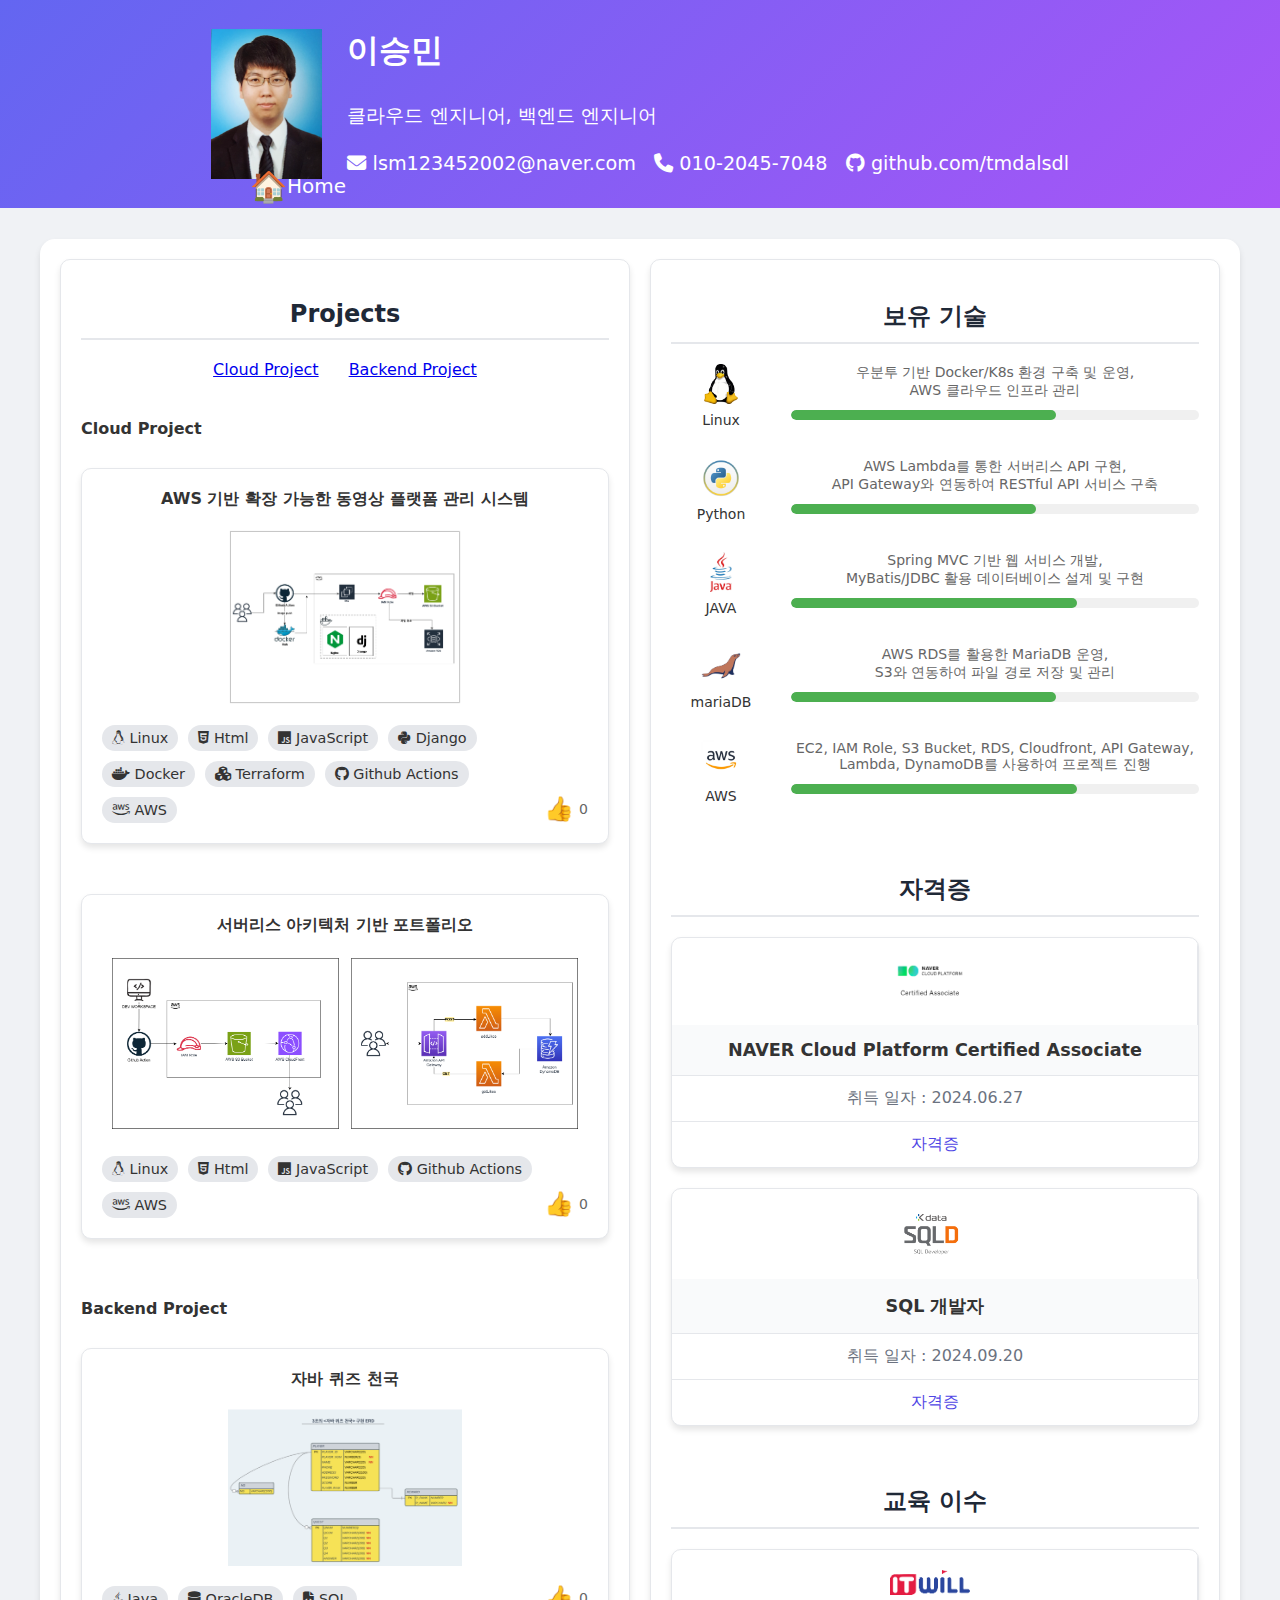
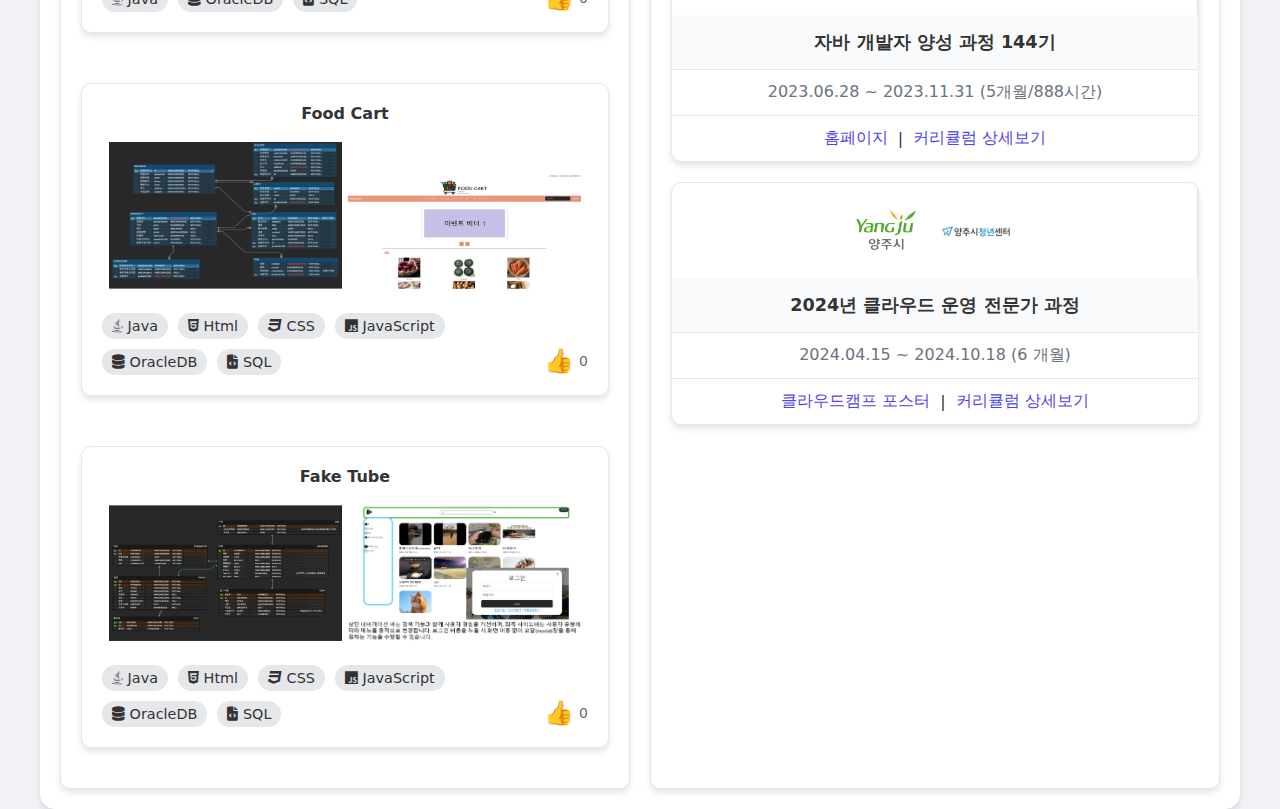
<file: index.html>
<html>
<head>
    <meta charset="UTF-8">
    <meta name="viewport" content="width=device-width, initial-scale=1.0">
    <script src="https://code.jquery.com/jquery-3.6.0.min.js"></script>
    <title>이승민의 포트폴리오</title>
    <link rel="stylesheet" href="css/homeStyle.css">
    <link rel="stylesheet" href="https://cdnjs.cloudflare.com/ajax/libs/font-awesome/6.1.1/css/all.min.css" />
    <link rel="icon" href="data:,">
</head>
<body>
    <header class="header">
        <br>
        <div class="header-content">
            <img src="images/ID_Photo.png" alt="사진" class="about-photo">
            &nbsp;
            <div class="intro-text">
                <h1>이승민</h1>
                <br>
                <p>클라우드 엔지니어, 백엔드 엔지니어</p>
                <br>
                <div class="contact-info">
                    <p>
                        <i class="fas fa-envelope"></i>
                        <span class="hidden-text">lsm123452002@naver.com</span>
                        &nbsp;
                        <i class="fas fa-phone"></i>
                        <span class="hidden-text">010-2045-7048</span>
                        &nbsp;
                        <i class="fab fa-github"></i>
                        <span class="hidden-text">
                            <a href="https://github.com/tmdalsdl" class="github-link" target="_blank" rel="noopener noreferrer">github.com/tmdalsdl</a>
                        </span>
                    </p>
                </div>
            </div>
        </div>
        <a href="index.html" class="home-link">
            <button type="button" class="home-image">🏠<p class="home-text">Home</p></button>
        </a>
        <br>
    </header>
    
    </nav>
    <br>
    <main class="main-content">
        <div class="about-container">
            <div class="about-item">
                <h2>Projects</h2>
                <div class="sticky-nav-container">
                    <a href="#cloud" class="sticky-nav">Cloud Project</a>
                    <a href="#backend" class="sticky-nav">Backend Project</a>
                </div>                
                <!-- Project details go here -->
                <!-- Cloud Development Projects -->
                <div class="project-category">
                    <div class="portfolio-grid">
                        <div style="text-align: left; font-weight: bold;" id="cloud">Cloud Project</div>
                        <div class="portfolio-item">
                            <div class="portfolio-content1">
                                <h4>AWS 기반 확장 가능한 동영상 플랫폼 관리 시스템</h4><br>
                                <img src="images/cloudproject/project1Architecture.png" class="architecture-img-index">
                                <div class="skills-container">
                                    <div class="skills">
                                        <span class="skill-tag"><i class="fab fa-linux" aria-hidden="true"></i>&nbsp;Linux</span>
                                        <span class="skill-tag"><i class="fab fa-html5" aria-hidden="true"></i>&nbsp;Html</span>
                                        <span class="skill-tag"><i class="fab fa-js" aria-hidden="true"></i>&nbsp;JavaScript</span>
                                        <span class="skill-tag"><i class="fab fa-python" aria-hidden="true"></i>&nbsp;Django</span>
                                        <span class="skill-tag"><i class="fab fa-docker" aria-hidden="true"></i>&nbsp;Docker</span>
                                        <span class="skill-tag"><i class="fas fa-cubes" aria-hidden="true"></i>&nbsp;Terraform</span>
                                        <span class="skill-tag"><i class="fab fa-github" aria-hidden="true"></i>&nbsp;Github Actions</span>
                                        <span class="skill-tag"><i class="fab fa-aws" aria-hidden="true"></i>&nbsp;AWS</span>
                                    </div>
                                    <div class="likes-container">
                                        <button type="button" class="addLikes" id="likesProject1">👍</button>
                                        <span class="likes-count">0</span>
                                    </div>
                                </div>
                            </div>
                        </div>
                        <div class="portfolio-item">
                            <div class="portfolio-content1">
                                <h4>서버리스 아키텍처 기반 포트폴리오</h4><br>
                                <img src="images/cloudproject/portfolioArchitecture.png" class="architecture-img2-index">
                                <img src="images/cloudproject/serverlessArchitecture.png" class="architecture-img2-index">
                                <div class="skills-container">
                                    <div class="skills">
                                        <span class="skill-tag"><i class="fab fa-linux" aria-hidden="true"></i>&nbsp;Linux</span>
                                        <span class="skill-tag"><i class="fab fa-html5" aria-hidden="true"></i>&nbsp;Html</span>
                                        <span class="skill-tag"><i class="fab fa-js" aria-hidden="true"></i>&nbsp;JavaScript</span>
                                        <span class="skill-tag"><i class="fab fa-github" aria-hidden="true"></i>&nbsp;Github Actions</span>
                                        <span class="skill-tag"><i class="fab fa-aws" aria-hidden="true"></i>&nbsp;AWS</span>
                                    </div>
                                    <div class="likes-container">
                                        <button type="button" class="addLikes" id="likesProject2">👍</button>
                                        <span class="likes-count">0</span>
                                    </div>
                                </div>
                            </div>
                        </div>
                    </div>
                </div>
                <!-- Web Development Projects -->
                <div class="project-category">
                    <div class="portfolio-grid">
                        <div style="text-align: left; font-weight: bold;" id="Backend">Backend Project</div>
                        <div class="portfolio-item">
                            <div class="portfolio-content2">
                                <h4>자바 퀴즈 천국</h4><br>
                                <img src="images/webproject/project1/ERD.png" class="architecture-img2-index">
                                <div class="skills-container">
                                    <div class="skills">
                                        <span class="skill-tag"><i class="fab fa-java" aria-hidden="true"></i>&nbsp;Java</span>
                                        <span class="skill-tag"><i class="fas fa-database" aria-hidden="true"></i>&nbsp;OracleDB</span>
                                        <span class="skill-tag"><i class="fas fa-file-code" aria-hidden="true"></i>&nbsp;SQL</span>
                                    </div>
                                    <div class="likes-container">
                                        <button type="button" class="addLikes" id="likesProject3">👍</button>
                                        <span class="likes-count">0</span>
                                    </div>
                                </div>
                            </div>
                        </div>
                        <div class="portfolio-item">
                            <div class="portfolio-content2">
                                <h4>Food Cart</h4><br>
                                <img src="images/webproject/project2/webproject2_ERD.png" class="architecture-img2-index">
                                <img src="images/webproject/project2/webproject2_main.png" class="architecture-img2-index">
                                <div class="skills-container">
                                    <div class="skills">
                                        <span class="skill-tag"><i class="fab fa-java" aria-hidden="true"></i>&nbsp;Java</span>
                                        <span class="skill-tag"><i class="fab fa-html5" aria-hidden="true"></i>&nbsp;Html</span>
                                        <span class="skill-tag"><i class="fab fa-css3" aria-hidden="true"></i>&nbsp;CSS</span>
                                        <span class="skill-tag"><i class="fab fa-js" aria-hidden="true"></i>&nbsp;JavaScript</span>
                                        <span class="skill-tag"><i class="fas fa-database" aria-hidden="true"></i>&nbsp;OracleDB</span>
                                        <span class="skill-tag"><i class="fas fa-file-code" aria-hidden="true"></i>&nbsp;SQL</span>
                                    </div>
                                    <div class="likes-container">
                                        <button type="button" class="addLikes" id="likesProject4">👍</button>
                                        <span class="likes-count">0</span>
                                    </div>
                                </div>
                            </div>
                        </div>
                        <div class="portfolio-item">
                            <div class="portfolio-content2">
                                <h4>Fake Tube</h4><br>
                                <img src="images/webproject/project3/ERD.png" class="architecture-img2-index">
                                <img src="images/webproject/project3/main.png" class="architecture-img2-index">
                                <div class="skills-container">
                                    <div class="skills">
                                        <span class="skill-tag"><i class="fab fa-java" aria-hidden="true"></i>&nbsp;Java</span>
                                        <span class="skill-tag"><i class="fab fa-html5" aria-hidden="true"></i>&nbsp;Html</span>
                                        <span class="skill-tag"><i class="fab fa-css3" aria-hidden="true"></i>&nbsp;CSS</span>
                                        <span class="skill-tag"><i class="fab fa-js" aria-hidden="true"></i>&nbsp;JavaScript</span>
                                        <span class="skill-tag"><i class="fas fa-database" aria-hidden="true"></i>&nbsp;OracleDB</span>
                                        <span class="skill-tag"><i class="fas fa-file-code" aria-hidden="true"></i>&nbsp;SQL</span>
                                    </div>
                                    <div class="likes-container">
                                        <button type="button" class="addLikes" id="likesProject5">👍</button>
                                        <span class="likes-count">0</span>
                                    </div>
                                </div>
                            </div>
                        </div>
                    </div>
                </div>
            </div>
            <div class="about-item">
                <h2>보유 기술</h2>
                <div class="skill-container">
                    <div class="skill-item">
                        <div class="skill-left">
                            <div class="skill-icon">
                                <img src="images/icon/linux-icon.png" alt="Linux">
                            </div>
                            <div class="skill-title">Linux</div>
                        </div>
                        <div class="skill-right">
                            <div class="skill-description">우분투 기반 Docker/K8s 환경 구축 및 운영, <br>AWS 클라우드 인프라 관리</div>
                            <div class="progress">
                                <div class="progress-bar" role="progressbar" 
                                    aria-label="Linux" style="width: 65%"
                                    aria-valuenow="65" aria-valuemin="0" aria-valuemax="100">
                                </div>
                            </div>
                        </div>
                    </div>
                </div>
                
                <div class="skill-container">
                    <div class="skill-item">
                        <div class="skill-left">
                            <div class="skill-icon">
                                <img src="images/icon/python-icon.png" alt="Python">
                            </div>
                            <div class="skill-title">Python</div>
                        </div>
                        <div class="skill-right">
                            <div class="skill-description">AWS Lambda를 통한 서버리스 API 구현,<br>API Gateway와 연동하여 RESTful API 서비스 구축 </div>
                            <div class="progress">
                                <div class="progress-bar" role="progressbar" 
                                    aria-label="Python" style="width: 60%"
                                    aria-valuenow="60" aria-valuemin="0" aria-valuemax="100">
                                </div>
                            </div>
                        </div>
                    </div>
                </div>
                
                <div class="skill-container">
                    <div class="skill-item">
                        <div class="skill-left">
                            <div class="skill-icon">
                                <img src="images/icon/java-icon.jpg" alt="Java">
                            </div>
                            <div class="skill-title">JAVA</div>
                        </div>
                        <div class="skill-right">
                            <div class="skill-description">Spring MVC 기반 웹 서비스 개발, <br>MyBatis/JDBC 활용 데이터베이스 설계 및 구현</div>
                            <div class="progress">
                                <div class="progress-bar" role="progressbar" 
                                    aria-label="Java" style="width: 70%"
                                    aria-valuenow="70" aria-valuemin="0" aria-valuemax="100">
                                </div>
                            </div>
                        </div>
                    </div>
                </div>
                
                
                <div class="skill-container">
                    <div class="skill-item">
                        <div class="skill-left">
                            <div class="skill-icon">
                                <img src="images/icon/mariaDB-icon.png" alt="mariaDB">
                            </div>
                            <div class="skill-title">mariaDB</div>
                        </div>
                        <div class="skill-right">
                            <div class="skill-description">AWS RDS를 활용한 MariaDB 운영, <br>S3와 연동하여 파일 경로 저장 및 관리</div>
                            <div class="progress">
                                <div class="progress-bar" role="progressbar" 
                                    aria-label="Java" style="width: 65%"
                                    aria-valuenow="65" aria-valuemin="0" aria-valuemax="100">
                                </div>
                            </div>
                        </div>
                    </div>
                </div>
                
                <div class="skill-container">
                    <div class="skill-item">
                        <div class="skill-left">
                            <div class="skill-icon">
                                <img src="images/icon/aws-icon.jpg" alt="AWS">
                            </div>
                            <div class="skill-title">AWS</div>
                        </div>
                        <div class="skill-right">
                            <div class="skill-description">EC2, IAM Role, S3 Bucket, RDS, Cloudfront, API Gateway, Lambda, DynamoDB를 사용하여 프로젝트 진행</div>
                            <div class="progress">
                                <div class="progress-bar" role="progressbar" 
                                    aria-label="AWS" style="width: 70%"
                                    aria-valuenow="70" aria-valuemin="0" aria-valuemax="100">
                                </div>
                            </div>
                        </div>
                    </div>
                </div>
                <br>
                <h2>자격증</h2>
                <div class="education-container">
                    <div class="logo">
                        <img src="images/logo/NCA_Logo.png" class="logoimg">
                    </div>
                    <div class="details">
                        <div class="title">NAVER Cloud Platform Certified Associate</div>
                        <div class="duration">취득 일자 : 2024.06.27</div>
                        <div class="link">
                            <a href="files/NCA 자격증.pdf" target="_blank" rel="noopener noreferrer">자격증</a>
                        </div>
                    </div>
                </div>
                <div class="education-container">
                    <div class="logo">
                        <img src="images/logo/SQLD_Logo.png" class="logoimg">
                    </div>
                    <div class="details">
                        <div class="title">SQL 개발자</div>
                        <div class="duration">취득 일자 : 2024.09.20</div>
                        <div class="link">
                            <a href="files/SQLD 자격증.pdf" target="_blank" rel="noopener noreferrer">자격증</a>
                        </div>
                    </div>
                </div>
                <br>
                <h2>교육 이수</h2>
                <!-- Certification details go here -->
                <div class="education-container">
                    <div class="logo">
                        <img src="images/logo/itwill_Logo.png" class="logoimg">
                    </div>
                    <div class="details">
                        <div class="title">자바 개발자 양성 과정 144기</div>
                        <div class="duration">2023.06.28 ~ 2023.11.31 (5개월/888시간)</div>
                        <div class="link">
                            <a href="https://www.itwill.kr/cmn/eduCrseMain/1000000/all/CRSE_00000000000626eduCrseMainDetail.do" target="_blank" rel="noopener noreferrer">
                                홈페이지
                            </a>
                            <span class="link-separator">|</span>
                            <a href="files/아이티윌_230628개강과정_안내자료2.pdf" target="_blank" rel="noopener noreferrer">
                                커리큘럼 상세보기
                            </a>
                        </div>
                    </div>
                </div>
                <div class="education-container">
                    <div class="logo">
                        <img src="images/logo/양주시_Logo.png" class="logoimg">
                        <img src="images/logo/양주시청년센터_Logo.png" class="logoimg">
                    </div>
                    <div class="details">
                        <div class="title">2024년 클라우드 운영 전문가 과정</div>
                        <div class="duration">2024.04.15 ~ 2024.10.18 (6 개월)</div>
                        <div class="link">
                            <a href="files/클라우드캠프_포스터(수정).png" target="_blank" rel="noopener noreferrer">클라우드캠프 포스터</a>
                            <span class="link-separator">|</span>
                            <a href="files/[양주 클라우드 캠프] 세부 커리큘럼.pdf" target="_blank" rel="noopener noreferrer">커리큘럼 상세보기</a>
                        </div>
                    </div>
                </div>
            </div>
        </div>
    </main>
    <script src="script/homeScript.js"></script>
    <script src="script/projectScript.js"></script>
</body>
</html>
</file>
<file: css/homeStyle.css>
/* homestyle.css */
* {
    margin: 0;
    padding: 0;
    box-sizing: border-box;
    font-family: 'Pretendard', -apple-system, BlinkMacSystemFont, system-ui, Roboto, 'Helvetica Neue', 'Segoe UI', 'Apple SD Gothic Neo', 'Noto Sans KR', 'Malgun Gothic', 'Apple Color Emoji', 'Segoe UI Emoji', 'Segoe UI Symbol', sans-serif;
}

body {
    background: #f0f2f5;
    color: #333;
}

.header {
    position: fixed;  /* 헤더 고정 */
    top: 0;  /* 최상단에 위치 */
    width: 100%;  /* 전체 너비 사용 */
    z-index: 1000;  /* 다른 요소들보다 앞에 표시 */
    background: linear-gradient(135deg, #6366f1, #a855f7);
    color: white;
    padding: 10px 20px;
}

.header-content {
    display: flex;
    align-items: flex-start; /* 상단 정렬로 변경 */
    justify-content: center;
    max-width: 1200px;
    margin: 0 auto;
}

.github-link {
    color: white;    /* 링크 색상 변경 */
    text-decoration: none;    /* 밑줄 제거 */
}
.home-link {
    position: absolute;
    left: 0;
    text-decoration: none;
    display: flex;
    align-items: center; /* 수직 중앙 정렬 */
    height: 10%; /* 보라색 배경 높이에 맞춤 */
}

@media screen and (min-width: 1200px) {
    .home-link {
        left: 250px;
    }
}

.home-image {
    font-size: 30px;
    transition: transform 0.3s ease;
    background: none;
    border: none;
    padding: 0;
    outline: none;
    display: flex;
    align-items: center; /* 수직 중앙 정렬 */
    margin-bottom: 6px; /* 아래쪽 여백 조정으로 위치 미세 조정 */
}

.home-image:hover {
    transform: scale(1.1);
}

.home-text{
    font-size: 20px;
    color: white;
}

.about-photo {
    width: auto;
    height: 150px; /* 사진 크기 고정 */
    margin-right: 20px;
    object-fit: contain; /* 이미지 비율 유지 */
}

.intro-text {
    display: flex;
    flex-direction: column;
    justify-content: flex-start; /* 상단 정렬 */
}

.intro-text h1 {
    font-size: 2em;
    margin-top: 0; /* 상단 여백 제거 */
    margin-bottom: 10px; /* 제목 아래 여백 조정 */
}

.intro-text p {
    font-size: 1.2em;
    margin: 0; /* 기본 여백 제거 */
    line-height: 1.5; /* 줄 간격 조정 */
}

@media (min-width: 1200px) {
    html {
        scroll-padding-top: 250px;
    }
}

.sticky-nav-container {
    display: flex;
    justify-content: center;
}

.sticky-nav:not(:last-child) {
    margin-right: 30px;
}

.portfolio-grid {
    display: grid;
    grid-template-columns: repeat(auto-fit, minmax(300px, 1fr));
    gap: 30px;
    margin-top: 40px;
}

.portfolio-item {
    background: white;
    border-radius: 10px;
    overflow: hidden;
    box-shadow: 0 4px 6px rgba(0,0,0,0.1);
    transition: transform 0.3s;
    margin-bottom: 20px;
    border: 1px solid #e5e7eb;
    word-break: keep-all;
    overflow-wrap: break-word;
}

.architecture-img-index,
.architecture-img2-index {
    width: 48%;
    max-width: 300px;
    height: auto;
}

.portfolio-item:hover {
    transform: translateY(-10px);
}

.portfolio-content1,
.portfolio-content2 {
    padding: 20px;
    position: relative;
}


.portfolio-content1 h3,
.portfolio-content2 h3 {
    margin-bottom: 10px;
    color: #1f2937;
}

.skills {
    display: flex;
    flex-wrap: wrap;
    gap: 10px;
    margin-top: 10px;
    flex: 1;
}

.skills-container {
    display: flex;
    justify-content: space-between;
    align-items: flex-end;
    margin-top: 10px;
}

.skill-tag {
    background: #e5e7eb;
    padding: 5px 10px;
    border-radius: 15px;
    font-size: 0.9em;
}

.likes-container {
    display: flex;
    align-items: center;
    gap: 5px;
    margin-left: 10px;
}

@keyframes fadeInDown {
from {
    opacity: 0;
    transform: translateY(-20px);
}
to {
    opacity: 1;
    transform: translateY(0);
}
}

@keyframes fadeInUp {
from {
    opacity: 0;
    transform: translateY(20px);
}
to {
    opacity: 1;
    transform: translateY(0);
}
}

.contact {
    text-align: center;
    background: #1f2937;
    color: white;
    padding: 60px 20px;
}

.contact h2 {
    margin-bottom: 30px;
}

.contact-form {
    max-width: 600px;
    margin: 0 auto;
}

.contact-form input,
.contact-form textarea {
    width: 100%;
    padding: 10px;
    margin-bottom: 20px;
    border: none;
    border-radius: 5px;
}

.contact-form button {
    background: #6366f1;
    color: white;
    padding: 10px 30px;
    border: none;
    border-radius: 5px;
    cursor: pointer;
    transition: background 0.3s;
}

.contact-form button:hover {
    background: #4f46e5;
}

.about-container {
    display: flex;
    justify-content: space-between;
    align-items: stretch;
    background: white;
    border-radius: 15px;
    padding: 20px;
    box-shadow: 0 4px 6px rgba(0,0,0,0.1);
    margin-top: 40px;
    gap: 20px;
    max-width: 1200px;
    margin: 0 auto;
    transition: opacity 0.3s ease-out;
}

.main-content {
    opacity: 1;
    transition: opacity 0.3s ease-in;
    margin-top: 220px;  /* 헤더 높이만큼 여백 추가 */
}

.about-item {
    background: white;
    border-radius: 10px;
    padding: 20px;
    flex: 1;
    text-align: center;
    border: 1px solid #e5e7eb;
    box-shadow: 0 4px 6px rgba(0,0,0,0.1);
    transition: transform 0.3s;
}
.about-item h2 {
    color: #1f2937;
    margin: 20px 0;
    padding-bottom: 10px;
    border-bottom: 2px solid #e5e7eb;
}

/* 이력서/포트폴리오 컨테이너*/
.document-links {
    display: flex;
    flex-direction: column;
    gap: 15px;
    margin-top: 20px;
}

.document-item {
    display: flex;
    align-items: center;
    background: white;
    border: 1px solid #e5e7eb;
    border-radius: 8px;
    padding: 12px 15px;
    transition: transform 0.3s, box-shadow 0.3s;
}

.document-item:hover {
    transform: translateY(-3px);
    box-shadow: 0 4px 6px rgba(0,0,0,0.1);
}

.document-type {
    font-weight: bold;
    margin-right: 15px;
    color: #4b5563;
}

.document-link {
    color: #4f46e5;
    text-decoration: none;
    transition: color 0.3s;
}

.document-link:hover {
    color: #6366f1;
}

/* 교육/자격증 카드 컨테이너 */
.education-container {
    background: white;
    border: 1px solid #e5e7eb;
    border-radius: 10px;
    overflow: hidden;
    box-shadow: 0 4px 6px rgba(0,0,0,0.1);
    transition: transform 0.3s;
    margin-bottom: 20px;
}

.education-container:hover {
    transform: translateY(-5px);
}

/* 로고 섹션 */
.logo {
    display: flex;
    flex-direction: row;
    align-items: center;
    justify-content: center;
    padding: 20px;
    border-right: 1px solid #e5e7eb;
}

.logoimg {
    width: 80px;
    height: auto;
    margin-right: 10px;
}

/* 상세 정보 섹션 */
.details {
    flex: 1;
}

.title {
    font-weight: bold;
    font-size: 1.1em;
    padding: 15px;
    background: #f9fafb;
    border-bottom: 1px solid #e5e7eb;
}

.duration {
    padding: 12px 15px;
    color: #6b7280;
    border-bottom: 1px solid #e5e7eb;
}

.link {
    display: flex;
    flex-direction: row;
    justify-content: center;
    align-items: center;
    gap: 10px;
    padding: 12px 15px;
}

.link a {
    color: #4f46e5;
    text-decoration: none;
    transition: color 0.3s;
    white-space: nowrap;
}

.link a:hover {
    color: #6366f1;
}

.addLikes {
    font-size: 24px;
    cursor: pointer;
    display: inline-block;
    transition: transform 0.2s ease;
    user-select: none;
    -webkit-user-select: none;  /* Safari를 위한 설정 */
    -moz-user-select: none;     /* Firefox를 위한 설정 */
    -ms-user-select: none;      /* IE/Edge를 위한 설정 */
    background: none;           /* 배경 제거 */
    border: none;               /* 테두리 제거 */
    padding: 0;                 /* 패딩 제거 */
    outline: none;              /* 아웃라인 제거 */
    position: relative;
}

.addLikes:focus {
    outline: none;
}

.addLikes:hover {
    transform: scale(1.1);
}

.addLikes:active {
    transform: scale(0.9);
}

.addLikes::after {
    content: '❤️';
    position: absolute;
    top: -20px;
    left: 50%;
    transform: translateX(-50%);
    opacity: 0;
    transition: all 0.3s;
}

.addLikes.active::after {
    opacity: 1;
    top: -30px;
}

.addLikes.active {
    transform: scale(1.2);
}

.likes-container {
    display: flex;
    align-items: center;
    gap: 5px;
}

.likes-count {
    font-size: 14px;
    color: #666;
}

/* 보유기술 */
.skill-container {
    width: 100%;
    max-width: 800px;
    margin: 20px auto;
}

.skill-item {
    display: flex;
    align-items: flex-start;
    margin-bottom: 30px;
    gap: 20px;
}

.skill-left {
    display: flex;
    flex-direction: column;
    align-items: center;
    width: 100px;
}

.skill-icon {
    width: 40px;
    height: 40px;
    margin-bottom: 8px;
}

.skill-icon img {
    width: 100%;
    height: 100%;
    object-fit: contain;
}

.skill-title {
    font-size: 14px;
    color: #333;
    text-align: center;
    word-break: keep-all;
}

.skill-right {
    flex: 1;
    display: flex;
    flex-direction: column;
    gap: 10px;
}

.skill-description {
    font-size: 14px;
    color: #666;
    word-break: keep-all;
    overflow-wrap: break-word;
    white-space: normal;
}

.progress {
    height: 10px;
    background-color: #f0f0f0;
    border-radius: 5px;
    overflow: hidden;
}

.progress-bar {
    height: 100%;
    background-color: #4CAF50;
    border-radius: 5px;
}
</file>
